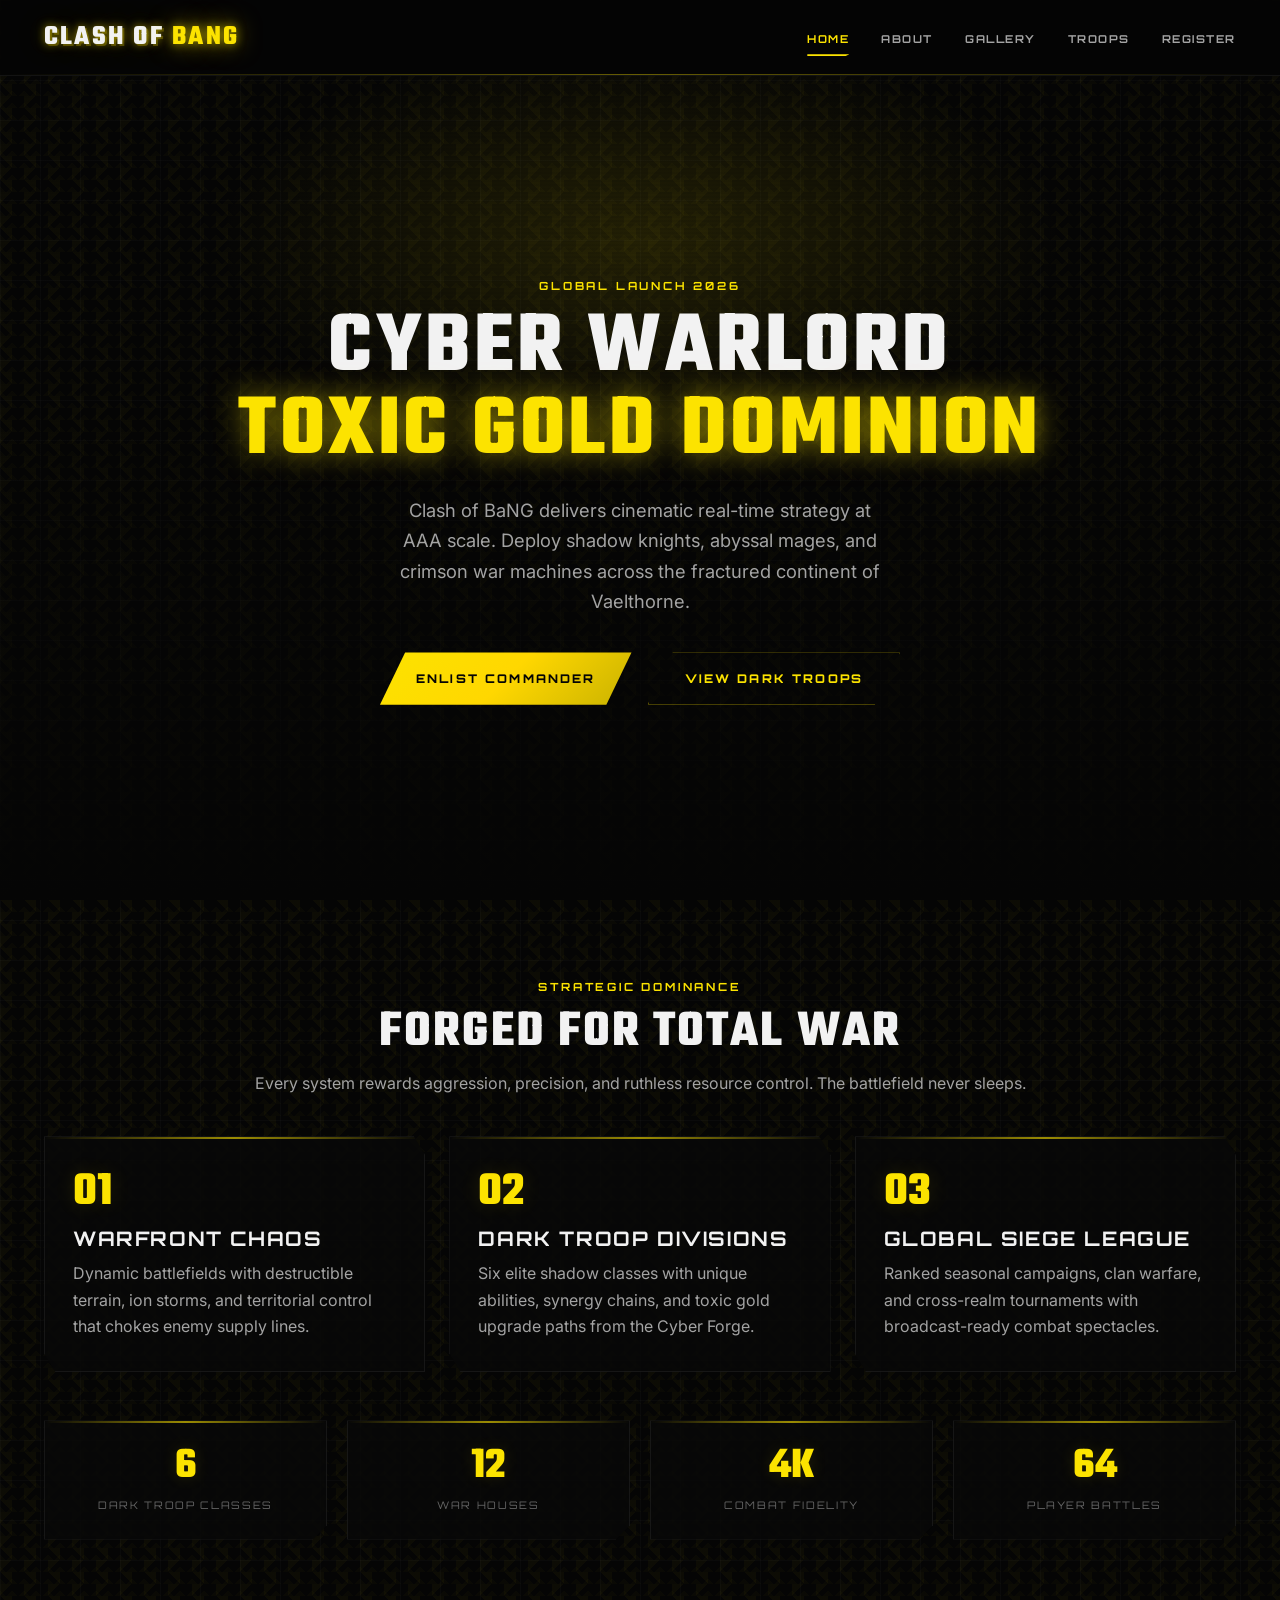
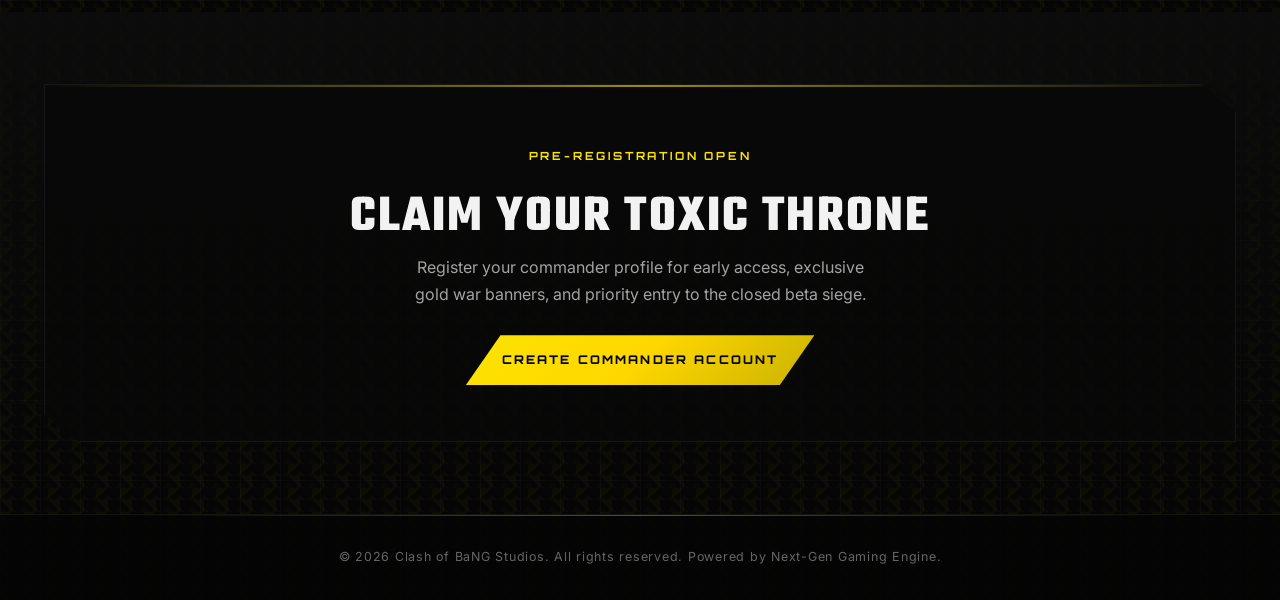
<file: index.html>
<!DOCTYPE html>
<html lang="en">
<head>
  <meta charset="UTF-8">
  <meta name="viewport" content="width=device-width, initial-scale=1.0">
  <meta name="description" content="Clash of BaNG — AAA cyber-warlord strategy. Command toxic gold legions and conquer Vaelthorne.">
  <title>Clash of BaNG | Official Portal</title>
  <link rel="stylesheet" href="style.css">
</head>
<body>
  <nav class="navbar" role="navigation" aria-label="Main navigation">
    <div class="navbar__inner">
      <a href="index.html" class="navbar__logo">Clash of <span>BaNG</span></a>
      <button class="navbar__toggle" type="button" aria-label="Toggle menu" aria-expanded="false">
        <span></span>
        <span></span>
        <span></span>
      </button>
      <ul class="navbar__links">
        <li><a href="index.html">Home</a></li>
        <li><a href="about.html">About</a></li>
        <li><a href="gallery.html">Gallery</a></li>
        <li><a href="troops.html">Troops</a></li>
        <li><a href="register.html">Register</a></li>
      </ul>
    </div>
  </nav>

  <main>
    <section class="hero">
      <div class="hero__glow" aria-hidden="true"></div>
      <div class="hero__scanlines" aria-hidden="true"></div>
      <div class="hero__content container">
        <p class="section-label">Global Launch 2026</p>
        <h1>
          Cyber Warlord
          <span class="hero__title-gold">Toxic Gold Dominion</span>
        </h1>
        <p class="hero__tagline">
          Clash of BaNG delivers cinematic real-time strategy at AAA scale. Deploy shadow knights, abyssal mages, and crimson war machines across the fractured continent of Vaelthorne.
        </p>
        <div class="hero__actions">
          <a href="register.html" class="btn btn--primary">Enlist Commander</a>
          <a href="troops.html" class="btn btn--outline">View Dark Troops</a>
        </div>
      </div>
    </section>

    <section class="section">
      <div class="container">
        <div class="text-center mb-lg animate-on-scroll">
          <p class="section-label">Strategic Dominance</p>
          <h2>Forged for Total War</h2>
          <p>Every system rewards aggression, precision, and ruthless resource control. The battlefield never sleeps.</p>
        </div>
        <div class="feature-grid">
          <article class="feature-card cyber-panel cyber-panel--hover animate-on-scroll">
            <span class="feature-card__num">01</span>
            <h3>Warfront Chaos</h3>
            <p>Dynamic battlefields with destructible terrain, ion storms, and territorial control that chokes enemy supply lines.</p>
          </article>
          <article class="feature-card cyber-panel cyber-panel--hover animate-on-scroll">
            <span class="feature-card__num">02</span>
            <h3>Dark Troop Divisions</h3>
            <p>Six elite shadow classes with unique abilities, synergy chains, and toxic gold upgrade paths from the Cyber Forge.</p>
          </article>
          <article class="feature-card cyber-panel cyber-panel--hover animate-on-scroll">
            <span class="feature-card__num">03</span>
            <h3>Global Siege League</h3>
            <p>Ranked seasonal campaigns, clan warfare, and cross-realm tournaments with broadcast-ready combat spectacles.</p>
          </article>
        </div>
        <div class="stats-row mt-lg animate-on-scroll">
          <div class="stat-item cyber-panel">
            <div class="stat-item__value">6</div>
            <div class="stat-item__label">Dark Troop Classes</div>
          </div>
          <div class="stat-item cyber-panel">
            <div class="stat-item__value">12</div>
            <div class="stat-item__label">War Houses</div>
          </div>
          <div class="stat-item cyber-panel">
            <div class="stat-item__value">4K</div>
            <div class="stat-item__label">Combat Fidelity</div>
          </div>
          <div class="stat-item cyber-panel">
            <div class="stat-item__value">64</div>
            <div class="stat-item__label">Player Battles</div>
          </div>
        </div>
      </div>
    </section>

    <section class="section section--panel">
      <div class="container">
        <div class="cta-banner cyber-panel animate-on-scroll">
          <p class="section-label">Pre-Registration Open</p>
          <h2>Claim Your Toxic Throne</h2>
          <p>Register your commander profile for early access, exclusive gold war banners, and priority entry to the closed beta siege.</p>
          <a href="register.html" class="btn btn--primary">Create Commander Account</a>
        </div>
      </div>
    </section>
  </main>

  <footer class="footer">
    <p>&copy; 2026 Clash of BaNG Studios. All rights reserved. Powered by Next-Gen Gaming Engine.</p>
  </footer>

  <script src="script.js"></script>
</body>
</html>
</file>
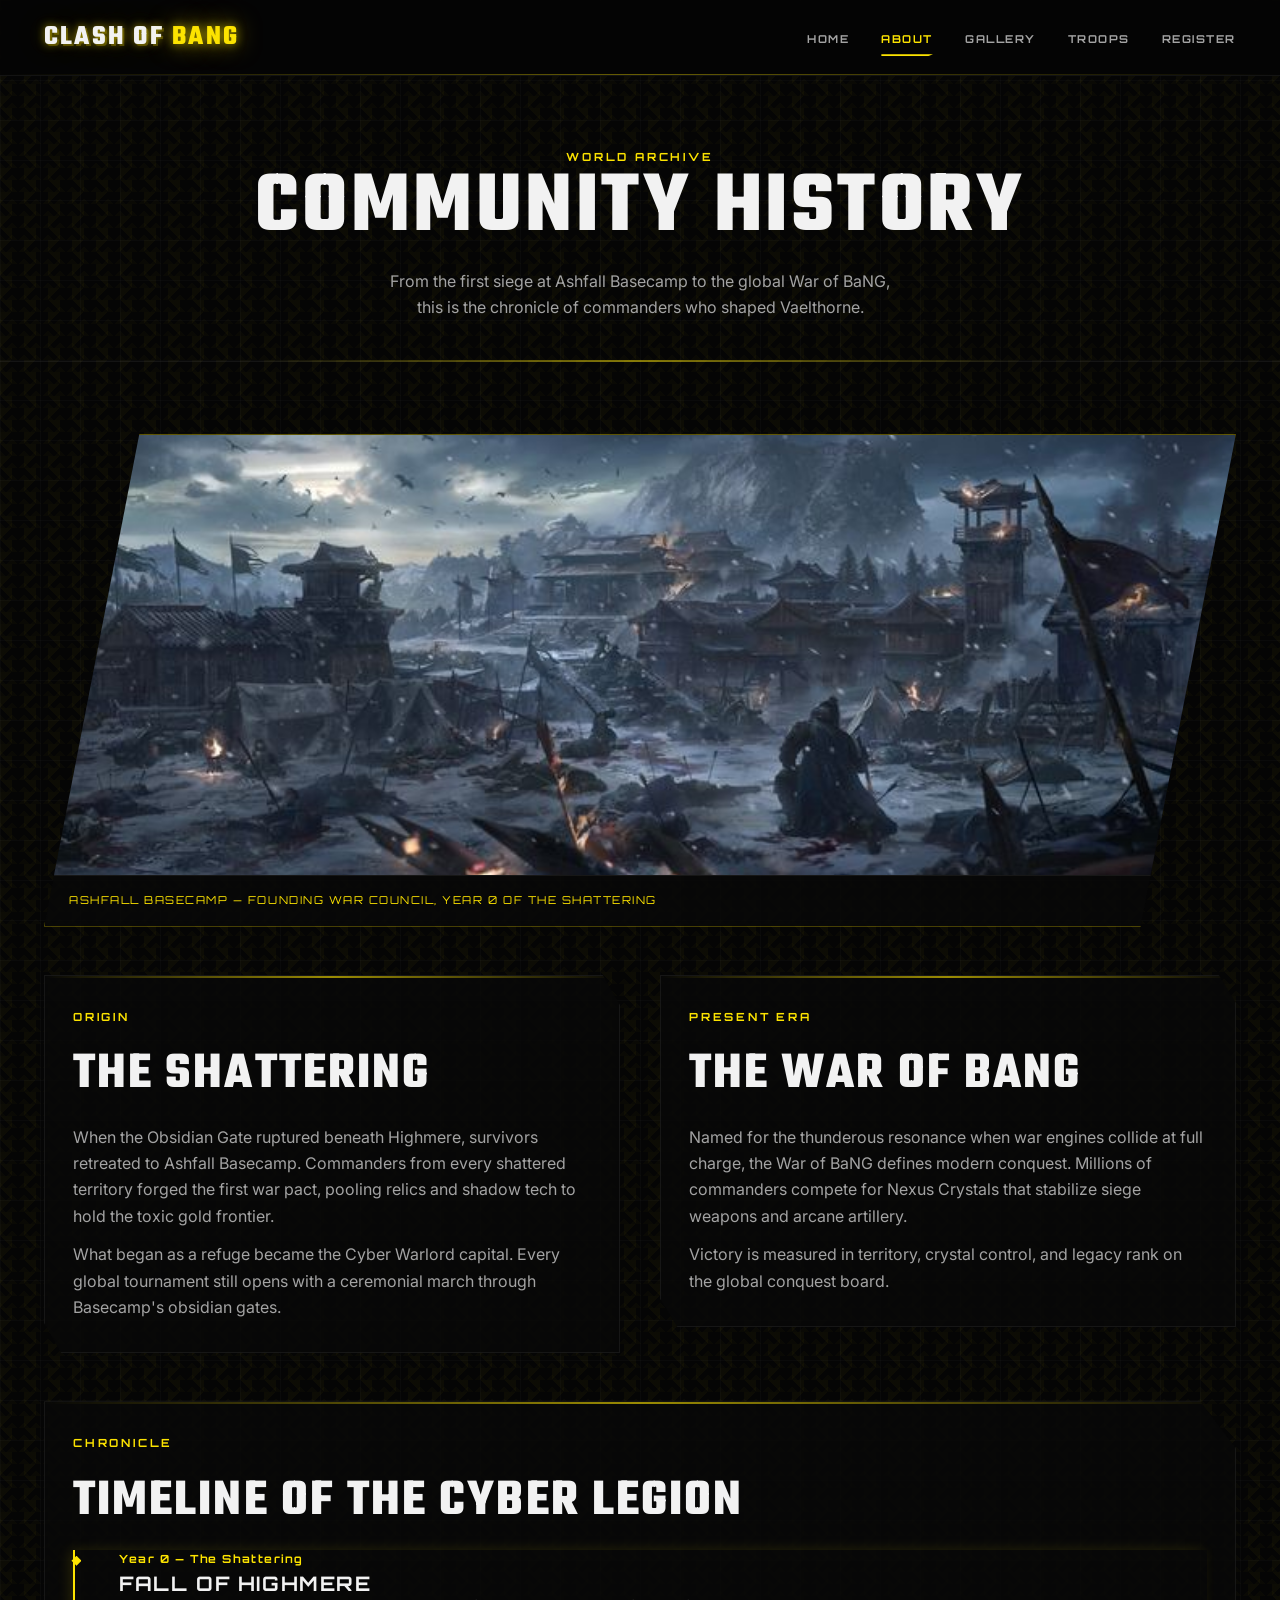
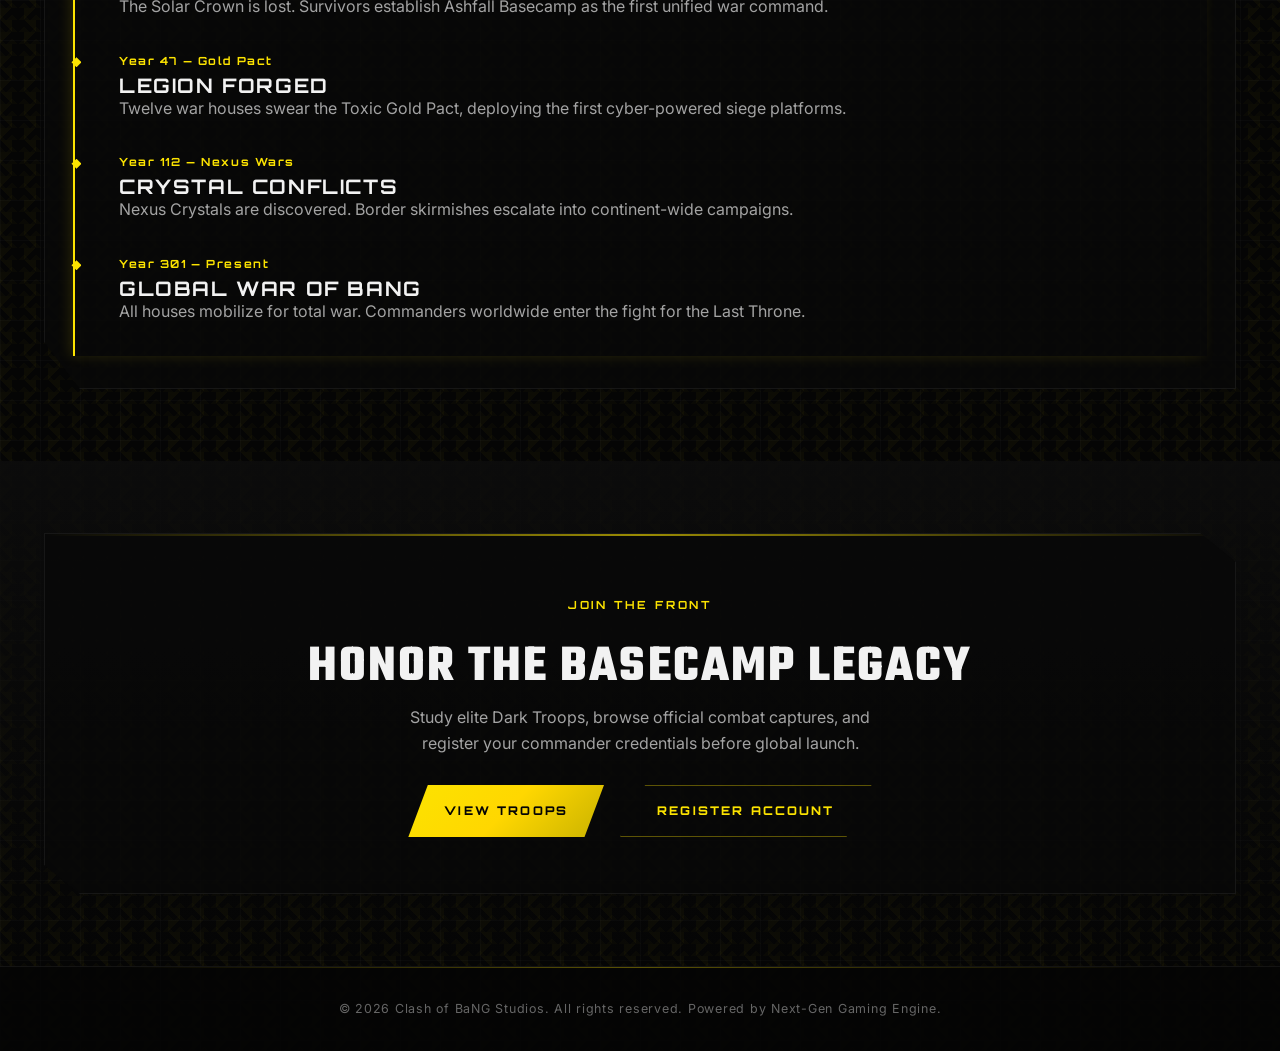
<file: about.html>
<!DOCTYPE html>
<html lang="en">
<head>
  <meta charset="UTF-8">
  <meta name="viewport" content="width=device-width, initial-scale=1.0">
  <meta name="description" content="Discover the lore and community history of Clash of BaNG and the Cyber Warlord war for Vaelthorne.">
  <title>About | Clash of BaNG</title>
  <link rel="stylesheet" href="style.css">
</head>
<body>
  <nav class="navbar" role="navigation" aria-label="Main navigation">
    <div class="navbar__inner">
      <a href="index.html" class="navbar__logo">Clash of <span>BaNG</span></a>
      <button class="navbar__toggle" type="button" aria-label="Toggle menu" aria-expanded="false">
        <span></span>
        <span></span>
        <span></span>
      </button>
      <ul class="navbar__links">
        <li><a href="index.html">Home</a></li>
        <li><a href="about.html">About</a></li>
        <li><a href="gallery.html">Gallery</a></li>
        <li><a href="troops.html">Troops</a></li>
        <li><a href="register.html">Register</a></li>
      </ul>
    </div>
  </nav>

  <main>
    <header class="page-header">
      <div class="container">
        <p class="section-label">World Archive</p>
        <h1>Community History</h1>
        <p>From the first siege at Ashfall Basecamp to the global War of BaNG, this is the chronicle of commanders who shaped Vaelthorne.</p>
      </div>
    </header>

    <section class="section">
      <div class="container">
        <figure class="about-banner animate-on-scroll">
          <img src="images/about_basecamp.png" alt="Ashfall Basecamp cyber-warlord community war council gathering" class="about-banner__img">
          <figcaption class="about-banner__caption">Ashfall Basecamp — Founding War Council, Year 0 of the Shattering</figcaption>
        </figure>

        <div class="lore-grid animate-on-scroll">
          <div class="cyber-panel">
            <div class="feature-card">
              <p class="section-label">Origin</p>
              <h2>The Shattering</h2>
              <p>
                When the Obsidian Gate ruptured beneath Highmere, survivors retreated to Ashfall Basecamp. Commanders from every shattered territory forged the first war pact, pooling relics and shadow tech to hold the toxic gold frontier.
              </p>
              <p>
                What began as a refuge became the Cyber Warlord capital. Every global tournament still opens with a ceremonial march through Basecamp's obsidian gates.
              </p>
            </div>
          </div>
          <div class="cyber-panel">
            <div class="feature-card">
              <p class="section-label">Present Era</p>
              <h2>The War of BaNG</h2>
              <p>
                Named for the thunderous resonance when war engines collide at full charge, the War of BaNG defines modern conquest. Millions of commanders compete for Nexus Crystals that stabilize siege weapons and arcane artillery.
              </p>
              <p>
                Victory is measured in territory, crystal control, and legacy rank on the global conquest board.
              </p>
            </div>
          </div>
        </div>

        <div class="cyber-panel animate-on-scroll">
          <div class="feature-card">
            <p class="section-label">Chronicle</p>
            <h2>Timeline of the Cyber Legion</h2>
            <div class="timeline">
              <div class="timeline__item">
                <p class="timeline__year">Year 0 — The Shattering</p>
                <h3>Fall of Highmere</h3>
                <p>The Solar Crown is lost. Survivors establish Ashfall Basecamp as the first unified war command.</p>
              </div>
              <div class="timeline__item">
                <p class="timeline__year">Year 47 — Gold Pact</p>
                <h3>Legion Forged</h3>
                <p>Twelve war houses swear the Toxic Gold Pact, deploying the first cyber-powered siege platforms.</p>
              </div>
              <div class="timeline__item">
                <p class="timeline__year">Year 112 — Nexus Wars</p>
                <h3>Crystal Conflicts</h3>
                <p>Nexus Crystals are discovered. Border skirmishes escalate into continent-wide campaigns.</p>
              </div>
              <div class="timeline__item">
                <p class="timeline__year">Year 301 — Present</p>
                <h3>Global War of BaNG</h3>
                <p>All houses mobilize for total war. Commanders worldwide enter the fight for the Last Throne.</p>
              </div>
            </div>
          </div>
        </div>
      </div>
    </section>

    <section class="section section--panel">
      <div class="container">
        <div class="cta-banner cyber-panel animate-on-scroll">
          <p class="section-label">Join the Front</p>
          <h2>Honor the Basecamp Legacy</h2>
          <p>Study elite Dark Troops, browse official combat captures, and register your commander credentials before global launch.</p>
          <div class="cta-banner__actions">
            <a href="troops.html" class="btn btn--primary">View Troops</a>
            <a href="register.html" class="btn btn--outline">Register Account</a>
          </div>
        </div>
      </div>
    </section>
  </main>

  <footer class="footer">
    <p>&copy; 2026 Clash of BaNG Studios. All rights reserved. Powered by Next-Gen Gaming Engine.</p>
  </footer>

  <script src="script.js"></script>
</body>
</html>
</file>
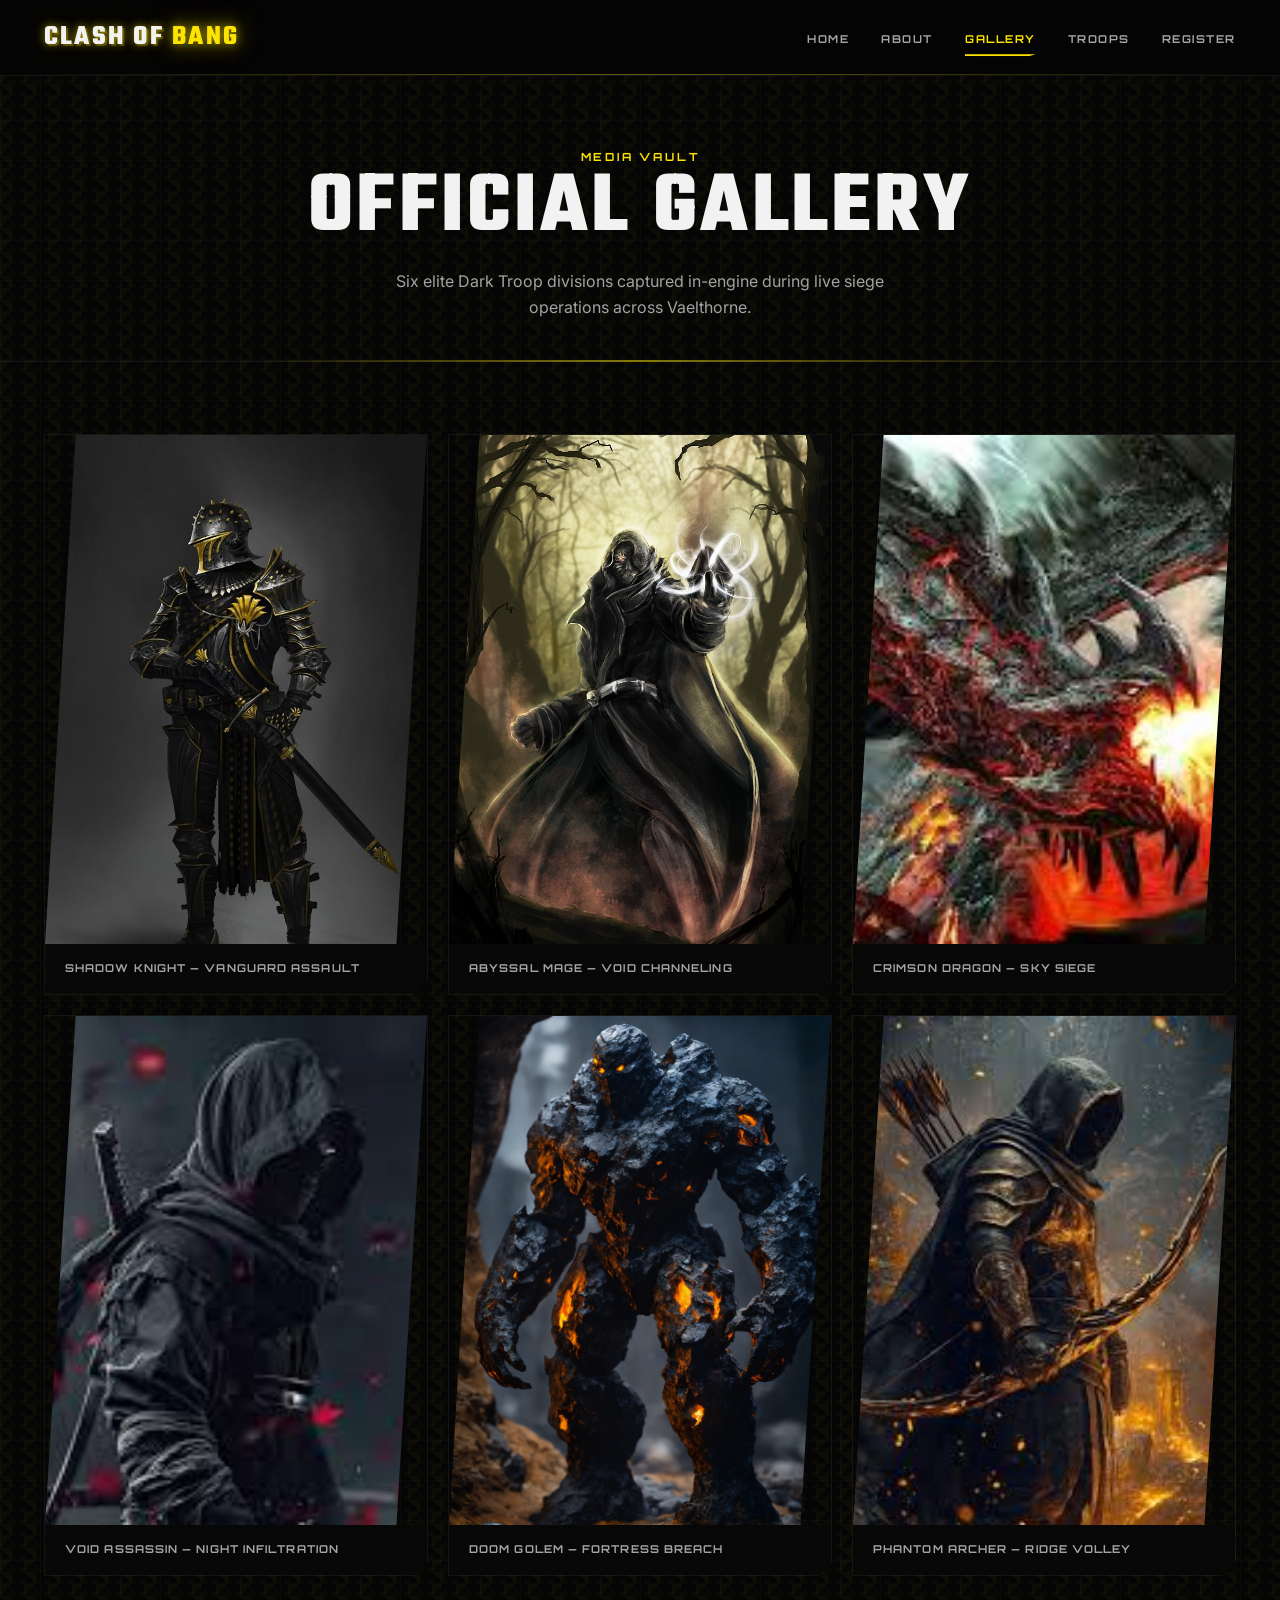
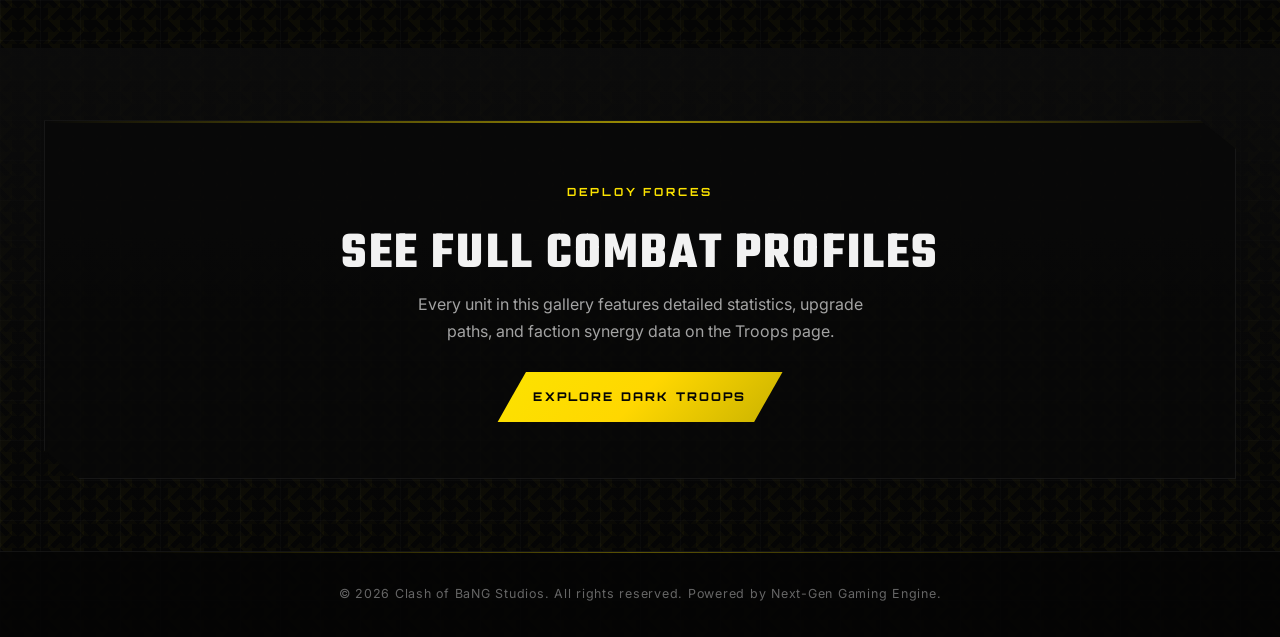
<file: gallery.html>
<!DOCTYPE html>
<html lang="en">
<head>
  <meta charset="UTF-8">
  <meta name="viewport" content="width=device-width, initial-scale=1.0">
  <meta name="description" content="Official Clash of BaNG media gallery — Dark Troop combat captures and cinematic stills.">
  <title>Gallery | Clash of BaNG</title>
  <link rel="stylesheet" href="style.css">
</head>
<body>
  <nav class="navbar" role="navigation" aria-label="Main navigation">
    <div class="navbar__inner">
      <a href="index.html" class="navbar__logo">Clash of <span>BaNG</span></a>
      <button class="navbar__toggle" type="button" aria-label="Toggle menu" aria-expanded="false">
        <span></span>
        <span></span>
        <span></span>
      </button>
      <ul class="navbar__links">
        <li><a href="index.html">Home</a></li>
        <li><a href="about.html">About</a></li>
        <li><a href="gallery.html">Gallery</a></li>
        <li><a href="troops.html">Troops</a></li>
        <li><a href="register.html">Register</a></li>
      </ul>
    </div>
  </nav>

  <main>
    <header class="page-header">
      <div class="container">
        <p class="section-label">Media Vault</p>
        <h1>Official Gallery</h1>
        <p>Six elite Dark Troop divisions captured in-engine during live siege operations across Vaelthorne.</p>
      </div>
    </header>

    <section class="section">
      <div class="container">
        <div class="gallery-grid">
          <figure class="gallery-card animate-on-scroll">
            <div class="gallery-card__img-wrap">
              <img src="images/Gallery_ShadowKnight.png" alt="Shadow Knight heavy infantry charging through ash fields" class="gallery-card__img">
            </div>
            <figcaption class="gallery-card__caption">Shadow Knight — Vanguard Assault</figcaption>
          </figure>

          <figure class="gallery-card animate-on-scroll">
            <div class="gallery-card__img-wrap">
              <img src="images/Gallery_AbyssalMage.png" alt="Abyssal Mage channeling void energy on the battlefield" class="gallery-card__img">
            </div>
            <figcaption class="gallery-card__caption">Abyssal Mage — Void Channeling</figcaption>
          </figure>

          <figure class="gallery-card animate-on-scroll">
            <div class="gallery-card__img-wrap">
              <img src="images/Gallery_CrimsonDragon.png" alt="Crimson Dragon aerial bombardment over enemy fortress" class="gallery-card__img">
            </div>
            <figcaption class="gallery-card__caption">Crimson Dragon — Sky Siege</figcaption>
          </figure>

          <figure class="gallery-card animate-on-scroll">
            <div class="gallery-card__img-wrap">
              <img src="images/Gallery_Ninja.png" alt="Void Assassin infiltrating enemy war camp at night" class="gallery-card__img">
            </div>
            <figcaption class="gallery-card__caption">Void Assassin — Night Infiltration</figcaption>
          </figure>

          <figure class="gallery-card animate-on-scroll">
            <div class="gallery-card__img-wrap">
              <img src="images/Gallery_Golem.png" alt="Doom Golem breaching fortified wall with seismic strike" class="gallery-card__img">
            </div>
            <figcaption class="gallery-card__caption">Doom Golem — Fortress Breach</figcaption>
          </figure>

          <figure class="gallery-card animate-on-scroll">
            <div class="gallery-card__img-wrap">
              <img src="images/Gallery_Sniper.png" alt="Phantom Archer volley firing from elevated ridge position" class="gallery-card__img">
            </div>
            <figcaption class="gallery-card__caption">Phantom Archer — Ridge Volley</figcaption>
          </figure>
        </div>
      </div>
    </section>

    <section class="section section--panel">
      <div class="container">
        <div class="cta-banner cyber-panel animate-on-scroll">
          <p class="section-label">Deploy Forces</p>
          <h2>See Full Combat Profiles</h2>
          <p>Every unit in this gallery features detailed statistics, upgrade paths, and faction synergy data on the Troops page.</p>
          <a href="troops.html" class="btn btn--primary">Explore Dark Troops</a>
        </div>
      </div>
    </section>
  </main>

  <footer class="footer">
    <p>&copy; 2026 Clash of BaNG Studios. All rights reserved. Powered by Next-Gen Gaming Engine.</p>
  </footer>

  <script src="script.js"></script>
</body>
</html>
</file>
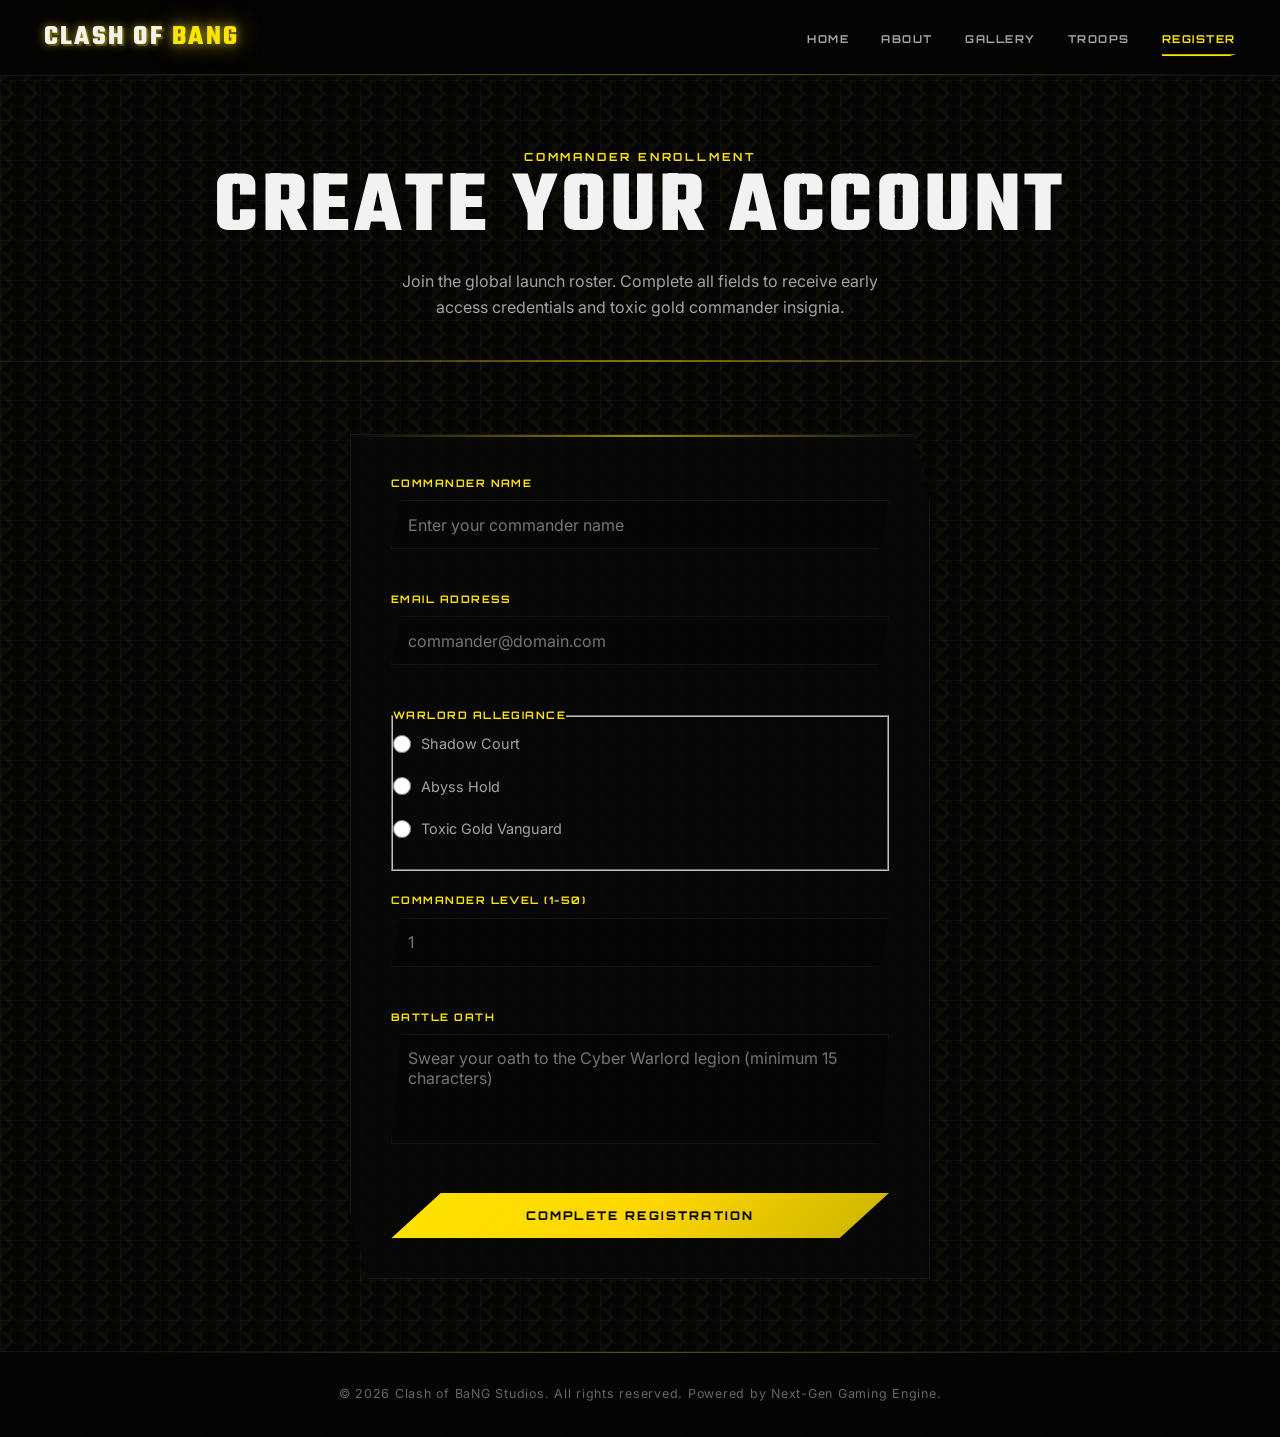
<file: register.html>
<!DOCTYPE html>
<html lang="en">
<head>
  <meta charset="UTF-8">
  <meta name="viewport" content="width=device-width, initial-scale=1.0">
  <meta name="description" content="Register your Clash of BaNG commander account for early access and launch rewards.">
  <title>Register | Clash of BaNG</title>
  <link rel="stylesheet" href="style.css">
</head>
<body>
  <nav class="navbar" role="navigation" aria-label="Main navigation">
    <div class="navbar__inner">
      <a href="index.html" class="navbar__logo">Clash of <span>BaNG</span></a>
      <button class="navbar__toggle" type="button" aria-label="Toggle menu" aria-expanded="false">
        <span></span>
        <span></span>
        <span></span>
      </button>
      <ul class="navbar__links">
        <li><a href="index.html">Home</a></li>
        <li><a href="about.html">About</a></li>
        <li><a href="gallery.html">Gallery</a></li>
        <li><a href="troops.html">Troops</a></li>
        <li><a href="register.html">Register</a></li>
      </ul>
    </div>
  </nav>

  <main>
    <header class="page-header">
      <div class="container">
        <p class="section-label">Commander Enrollment</p>
        <h1>Create Your Account</h1>
        <p>Join the global launch roster. Complete all fields to receive early access credentials and toxic gold commander insignia.</p>
      </div>
    </header>

    <section class="section">
      <div class="container register-layout">
        <div class="register-wrapper cyber-panel animate-on-scroll">
          <div id="form-body" class="form-body">
            <form id="register-form" novalidate>
              <div class="form-group">
                <label for="username">Commander Name</label>
                <input type="text" id="username" name="username" placeholder="Enter your commander name" autocomplete="username">
                <p class="form-error" id="username-error" role="alert"></p>
              </div>

              <div class="form-group">
                <label for="email">Email Address</label>
                <input type="email" id="email" name="email" placeholder="commander@domain.com" autocomplete="email">
                <p class="form-error" id="email-error" role="alert"></p>
              </div>

              <fieldset class="form-group">
                <legend>Warlord Allegiance</legend>
                <div class="radio-group">
                  <label>
                    <input type="radio" id="allegiance-shadow" name="allegiance" value="shadow-court">
                    Shadow Court
                  </label>
                  <label>
                    <input type="radio" id="allegiance-abyss" name="allegiance" value="abyss-hold">
                    Abyss Hold
                  </label>
                  <label>
                    <input type="radio" id="allegiance-gold" name="allegiance" value="toxic-gold">
                    Toxic Gold Vanguard
                  </label>
                </div>
                <p class="form-error" id="allegiance-error" role="alert"></p>
              </fieldset>

              <div class="form-group">
                <label for="commander-level">Commander Level (1-50)</label>
                <input type="number" id="commander-level" name="commander-level" min="1" max="50" placeholder="1">
                <p class="form-error" id="level-error" role="alert"></p>
              </div>

              <div class="form-group">
                <label for="battle-oath">Battle Oath</label>
                <textarea id="battle-oath" name="battle-oath" placeholder="Swear your oath to the Cyber Warlord legion (minimum 15 characters)"></textarea>
                <p class="form-error" id="oath-error" role="alert"></p>
              </div>

              <button type="submit" class="btn btn--primary btn--full">Complete Registration</button>
            </form>
          </div>

          <div id="form-success" class="form-success" role="status">
            <h3>Registration Complete</h3>
            <p>Your commander profile has been submitted. Check your email for verification and early access scheduling.</p>
            <a href="index.html" class="btn btn--outline">Return to Home</a>
          </div>
        </div>
      </div>
    </section>
  </main>

  <footer class="footer">
    <p>&copy; 2026 Clash of BaNG Studios. All rights reserved. Powered by Next-Gen Gaming Engine.</p>
  </footer>

  <script src="script.js"></script>
</body>
</html>
</file>
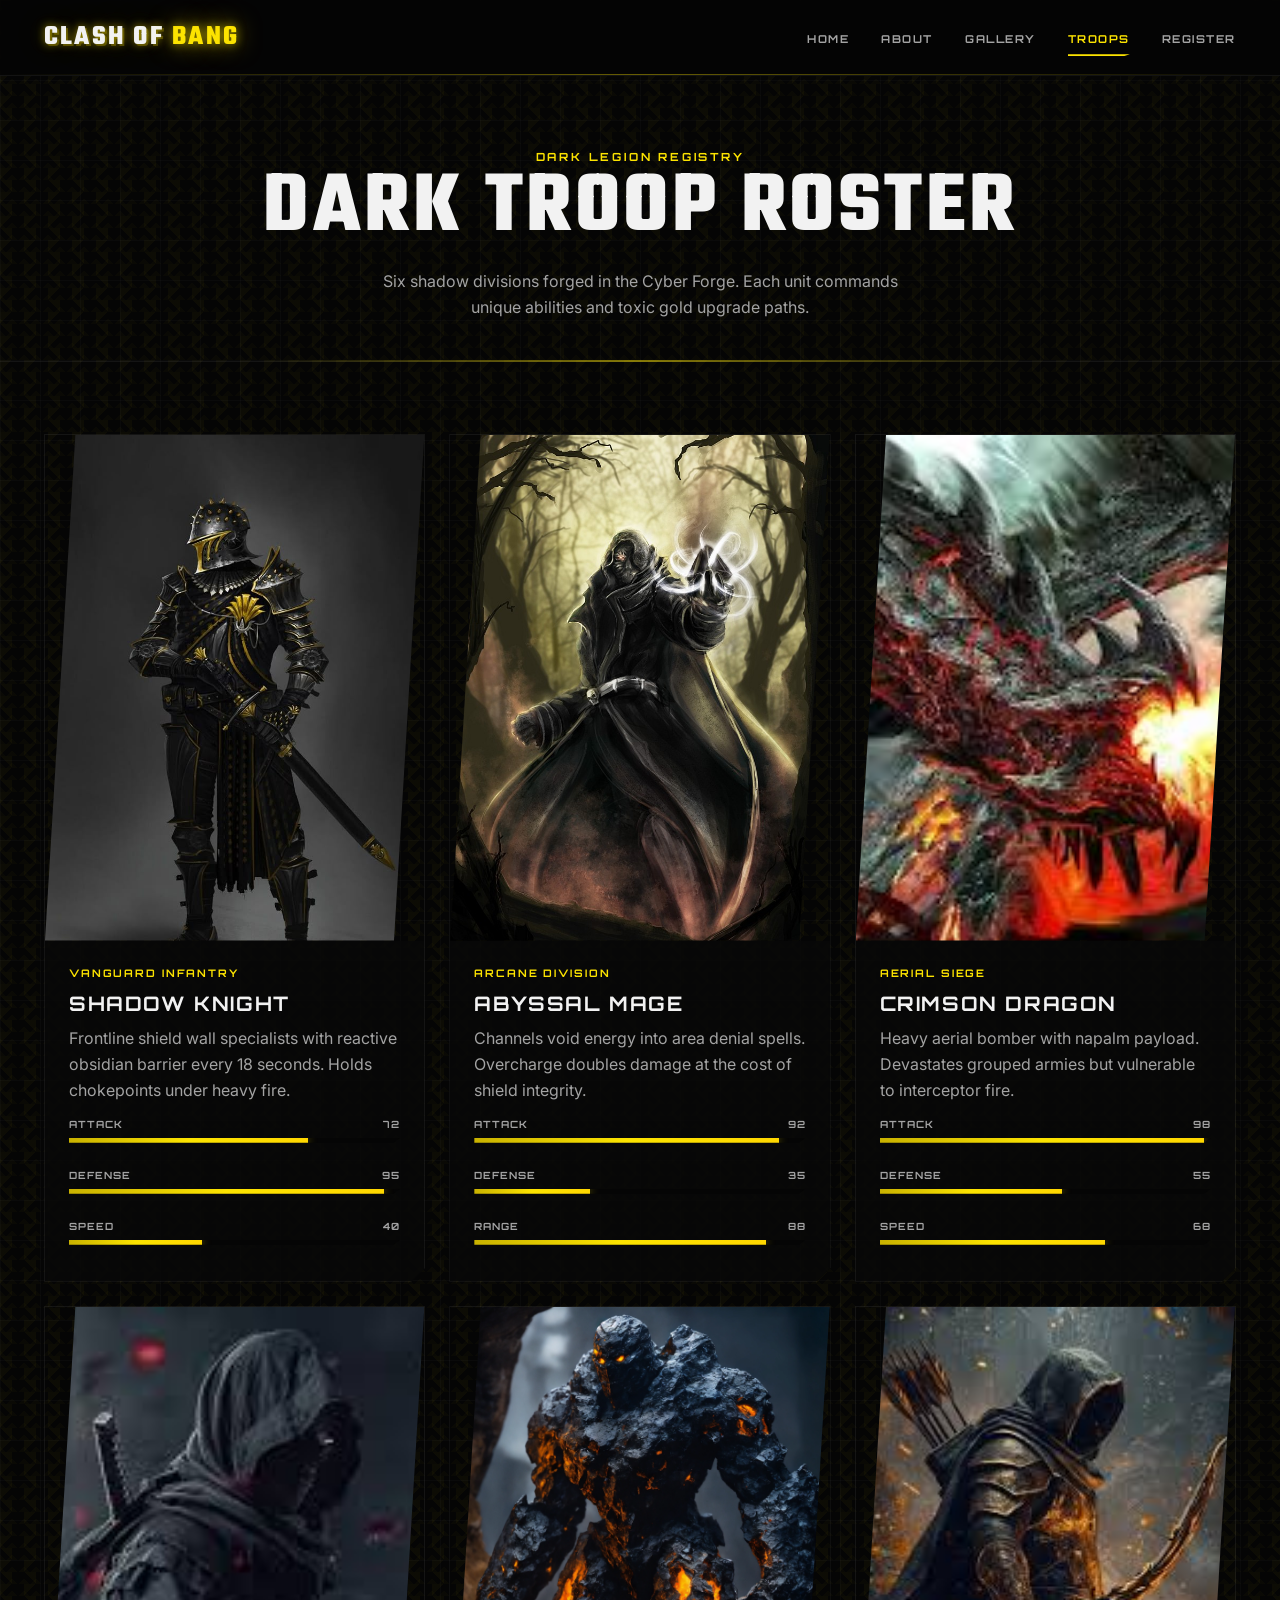
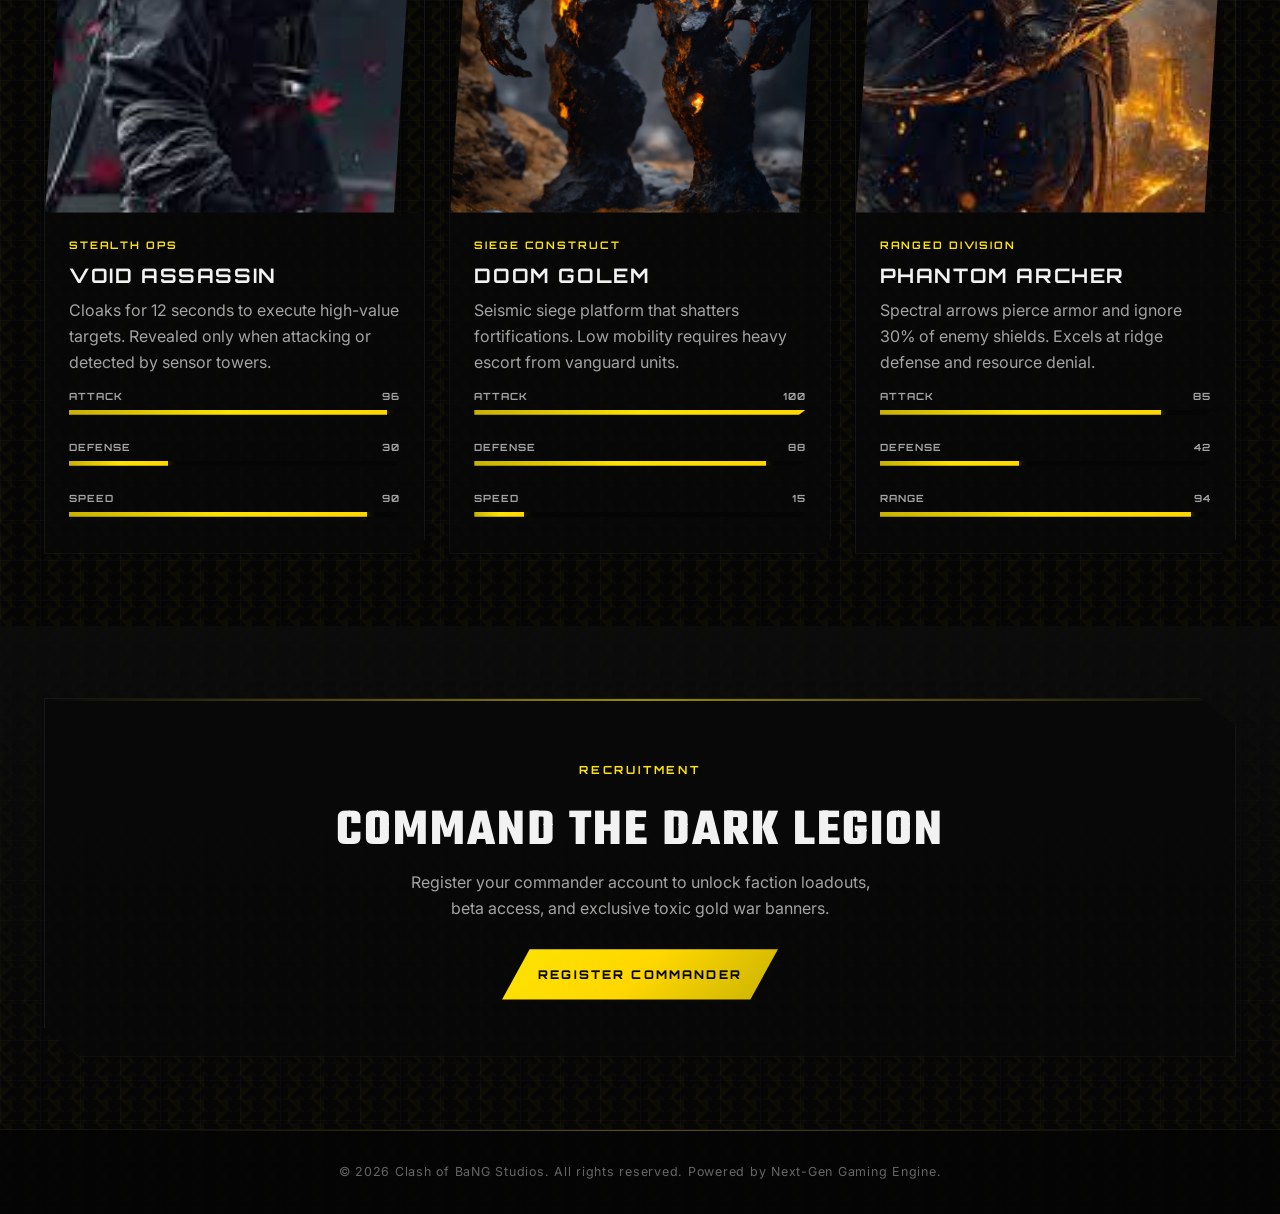
<file: troops.html>
<!DOCTYPE html>
<html lang="en">
<head>
  <meta charset="UTF-8">
  <meta name="viewport" content="width=device-width, initial-scale=1.0">
  <meta name="description" content="Clash of BaNG Dark Troop roster — six elite shadow divisions with full combat statistics.">
  <title>Troops | Clash of BaNG</title>
  <link rel="stylesheet" href="style.css">
</head>
<body>
  <nav class="navbar" role="navigation" aria-label="Main navigation">
    <div class="navbar__inner">
      <a href="index.html" class="navbar__logo">Clash of <span>BaNG</span></a>
      <button class="navbar__toggle" type="button" aria-label="Toggle menu" aria-expanded="false">
        <span></span>
        <span></span>
        <span></span>
      </button>
      <ul class="navbar__links">
        <li><a href="index.html">Home</a></li>
        <li><a href="about.html">About</a></li>
        <li><a href="gallery.html">Gallery</a></li>
        <li><a href="troops.html">Troops</a></li>
        <li><a href="register.html">Register</a></li>
      </ul>
    </div>
  </nav>

  <main>
    <header class="page-header">
      <div class="container">
        <p class="section-label">Dark Legion Registry</p>
        <h1>Dark Troop Roster</h1>
        <p>Six shadow divisions forged in the Cyber Forge. Each unit commands unique abilities and toxic gold upgrade paths.</p>
      </div>
    </header>

    <section class="section">
      <div class="container">
        <div class="troops-grid">
          <article class="troop-card animate-on-scroll">
            <div class="troop-card__img-wrap">
              <img src="images/Gallery_ShadowKnight.png" alt="Shadow Knight armored dark infantry unit" class="troop-card__img">
            </div>
            <div class="troop-card__body">
              <p class="troop-card__class">Vanguard Infantry</p>
              <h3>Shadow Knight</h3>
              <p>Frontline shield wall specialists with reactive obsidian barrier every 18 seconds. Holds chokepoints under heavy fire.</p>
              <div class="stat-bar">
                <div class="stat-bar__header"><span>Attack</span><span>72</span></div>
                <div class="stat-bar__track"><div class="stat-bar__fill" data-value="72"></div></div>
              </div>
              <div class="stat-bar">
                <div class="stat-bar__header"><span>Defense</span><span>95</span></div>
                <div class="stat-bar__track"><div class="stat-bar__fill" data-value="95"></div></div>
              </div>
              <div class="stat-bar">
                <div class="stat-bar__header"><span>Speed</span><span>40</span></div>
                <div class="stat-bar__track"><div class="stat-bar__fill" data-value="40"></div></div>
              </div>
            </div>
          </article>

          <article class="troop-card animate-on-scroll">
            <div class="troop-card__img-wrap">
              <img src="images/Gallery_AbyssalMage.png" alt="Abyssal Mage dark arcane spellcaster unit" class="troop-card__img">
            </div>
            <div class="troop-card__body">
              <p class="troop-card__class">Arcane Division</p>
              <h3>Abyssal Mage</h3>
              <p>Channels void energy into area denial spells. Overcharge doubles damage at the cost of shield integrity.</p>
              <div class="stat-bar">
                <div class="stat-bar__header"><span>Attack</span><span>92</span></div>
                <div class="stat-bar__track"><div class="stat-bar__fill" data-value="92"></div></div>
              </div>
              <div class="stat-bar">
                <div class="stat-bar__header"><span>Defense</span><span>35</span></div>
                <div class="stat-bar__track"><div class="stat-bar__fill" data-value="35"></div></div>
              </div>
              <div class="stat-bar">
                <div class="stat-bar__header"><span>Range</span><span>88</span></div>
                <div class="stat-bar__track"><div class="stat-bar__fill" data-value="88"></div></div>
              </div>
            </div>
          </article>

          <article class="troop-card animate-on-scroll">
            <div class="troop-card__img-wrap">
              <img src="images/Gallery_CrimsonDragon.png" alt="Crimson Dragon aerial siege beast unit" class="troop-card__img">
            </div>
            <div class="troop-card__body">
              <p class="troop-card__class">Aerial Siege</p>
              <h3>Crimson Dragon</h3>
              <p>Heavy aerial bomber with napalm payload. Devastates grouped armies but vulnerable to interceptor fire.</p>
              <div class="stat-bar">
                <div class="stat-bar__header"><span>Attack</span><span>98</span></div>
                <div class="stat-bar__track"><div class="stat-bar__fill" data-value="98"></div></div>
              </div>
              <div class="stat-bar">
                <div class="stat-bar__header"><span>Defense</span><span>55</span></div>
                <div class="stat-bar__track"><div class="stat-bar__fill" data-value="55"></div></div>
              </div>
              <div class="stat-bar">
                <div class="stat-bar__header"><span>Speed</span><span>68</span></div>
                <div class="stat-bar__track"><div class="stat-bar__fill" data-value="68"></div></div>
              </div>
            </div>
          </article>

          <article class="troop-card animate-on-scroll">
            <div class="troop-card__img-wrap">
              <img src="images/Gallery_Ninja.png" alt="Void Assassin stealth infiltration unit" class="troop-card__img">
            </div>
            <div class="troop-card__body">
              <p class="troop-card__class">Stealth Ops</p>
              <h3>Void Assassin</h3>
              <p>Cloaks for 12 seconds to execute high-value targets. Revealed only when attacking or detected by sensor towers.</p>
              <div class="stat-bar">
                <div class="stat-bar__header"><span>Attack</span><span>96</span></div>
                <div class="stat-bar__track"><div class="stat-bar__fill" data-value="96"></div></div>
              </div>
              <div class="stat-bar">
                <div class="stat-bar__header"><span>Defense</span><span>30</span></div>
                <div class="stat-bar__track"><div class="stat-bar__fill" data-value="30"></div></div>
              </div>
              <div class="stat-bar">
                <div class="stat-bar__header"><span>Speed</span><span>90</span></div>
                <div class="stat-bar__track"><div class="stat-bar__fill" data-value="90"></div></div>
              </div>
            </div>
          </article>

          <article class="troop-card animate-on-scroll">
            <div class="troop-card__img-wrap">
              <img src="images/Gallery_Golem.png" alt="Doom Golem heavy siege construct unit" class="troop-card__img">
            </div>
            <div class="troop-card__body">
              <p class="troop-card__class">Siege Construct</p>
              <h3>Doom Golem</h3>
              <p>Seismic siege platform that shatters fortifications. Low mobility requires heavy escort from vanguard units.</p>
              <div class="stat-bar">
                <div class="stat-bar__header"><span>Attack</span><span>100</span></div>
                <div class="stat-bar__track"><div class="stat-bar__fill" data-value="100"></div></div>
              </div>
              <div class="stat-bar">
                <div class="stat-bar__header"><span>Defense</span><span>88</span></div>
                <div class="stat-bar__track"><div class="stat-bar__fill" data-value="88"></div></div>
              </div>
              <div class="stat-bar">
                <div class="stat-bar__header"><span>Speed</span><span>15</span></div>
                <div class="stat-bar__track"><div class="stat-bar__fill" data-value="15"></div></div>
              </div>
            </div>
          </article>

          <article class="troop-card animate-on-scroll">
            <div class="troop-card__img-wrap">
              <img src="images/Gallery_Sniper.png" alt="Phantom Archer long-range shadow ranger unit" class="troop-card__img">
            </div>
            <div class="troop-card__body">
              <p class="troop-card__class">Ranged Division</p>
              <h3>Phantom Archer</h3>
              <p>Spectral arrows pierce armor and ignore 30% of enemy shields. Excels at ridge defense and resource denial.</p>
              <div class="stat-bar">
                <div class="stat-bar__header"><span>Attack</span><span>85</span></div>
                <div class="stat-bar__track"><div class="stat-bar__fill" data-value="85"></div></div>
              </div>
              <div class="stat-bar">
                <div class="stat-bar__header"><span>Defense</span><span>42</span></div>
                <div class="stat-bar__track"><div class="stat-bar__fill" data-value="42"></div></div>
              </div>
              <div class="stat-bar">
                <div class="stat-bar__header"><span>Range</span><span>94</span></div>
                <div class="stat-bar__track"><div class="stat-bar__fill" data-value="94"></div></div>
              </div>
            </div>
          </article>
        </div>
      </div>
    </section>

    <section class="section section--panel">
      <div class="container">
        <div class="cta-banner cyber-panel animate-on-scroll">
          <p class="section-label">Recruitment</p>
          <h2>Command the Dark Legion</h2>
          <p>Register your commander account to unlock faction loadouts, beta access, and exclusive toxic gold war banners.</p>
          <a href="register.html" class="btn btn--primary">Register Commander</a>
        </div>
      </div>
    </section>
  </main>

  <footer class="footer">
    <p>&copy; 2026 Clash of BaNG Studios. All rights reserved. Powered by Next-Gen Gaming Engine.</p>
  </footer>

  <script src="script.js"></script>
</body>
</html>
</file>
<file: style.css>
/* ============================================
   Clash of BaNG — Cyber-Warlord Design System
   ============================================ */

   @import url("https://fonts.googleapis.com/css2?family=Inter:wght@400;500;600&family=Orbitron:wght@700;800;900&family=Teko:wght@500;600;700&display=swap");

   :root {
     --bg-pitch: #050505;
     --bg-panel: #0c0c0c;
     --bg-elevated: #111111;
     --gold-toxic: #fce300;
     --gold-bright: #ffd700;
     --gold-dim: #c9b200;
     --gold-glow: rgba(252, 227, 0, 0.55);
     --gold-soft: rgba(252, 227, 0, 0.12);
     --text-primary: #f2f2f2;
     --text-secondary: #a3a3a3;
     --text-muted: #666666;
     --border-gold: rgba(252, 227, 0, 0.35);
     --border-dim: rgba(255, 255, 255, 0.06);
     --glass-bg: rgba(8, 8, 8, 0.82);
     --font-display: "Teko", "Orbitron", sans-serif;
     --font-accent: "Orbitron", sans-serif;
     --font-body: "Inter", system-ui, sans-serif;
     --nav-height: 76px;
     --clip-btn: polygon(10% 0, 100% 0, 90% 100%, 0% 100%);
     --clip-card: polygon(0 0, 100% 0, 100% calc(100% - 14px), calc(100% - 14px) 100%, 0 100%);
     --clip-img: polygon(8% 0, 100% 0, 92% 100%, 0% 100%);
     --clip-panel: polygon(0 0, 97% 0, 100% 8%, 100% 100%, 3% 100%, 0 92%);
     --transition-fast: 0.2s ease;
     --transition-smooth: 0.35s cubic-bezier(0.4, 0, 0.2, 1);
     --max-width: 1240px;
   }
   
   *,
   *::before,
   *::after {
     box-sizing: border-box;
     margin: 0;
     padding: 0;
   }
   
   html {
     scroll-behavior: smooth;
   }
   
   body {
     font-family: var(--font-body);
     font-size: 1rem;
     line-height: 1.65;
     color: var(--text-primary);
     background-color: var(--bg-pitch);
     background-image:
       linear-gradient(135deg, rgba(252, 227, 0, 0.03) 25%, transparent 25%),
       linear-gradient(225deg, rgba(252, 227, 0, 0.03) 25%, transparent 25%),
       linear-gradient(45deg, rgba(252, 227, 0, 0.02) 25%, transparent 25%),
       linear-gradient(315deg, rgba(252, 227, 0, 0.02) 25%, transparent 25%),
       linear-gradient(rgba(255, 255, 255, 0.02) 1px, transparent 1px),
       linear-gradient(90deg, rgba(255, 255, 255, 0.02) 1px, transparent 1px);
     background-size: 24px 24px, 24px 24px, 12px 12px, 12px 12px, 40px 40px, 40px 40px;
     background-position: 0 0, 12px 12px, 0 0, 12px 12px, 0 0, 0 0;
     min-height: 100vh;
     overflow-x: hidden;
   }
   
   img {
     max-width: 100%;
     height: auto;
     display: block;
   }
   
   a {
     color: inherit;
     text-decoration: none;
   }
   
   ul {
     list-style: none;
   }
   
   h1, h2, h3, h4 {
     font-family: var(--font-display);
     font-weight: 700;
     line-height: 0.95;
     letter-spacing: 0.04em;
     text-transform: uppercase;
   }
   
   h1 {
     font-size: clamp(3rem, 8vw, 5.5rem);
   }
   
   h2 {
     font-size: clamp(2rem, 5vw, 3.25rem);
     margin-bottom: 0.75rem;
   }
   
   h3 {
     font-family: var(--font-accent);
     font-size: clamp(1rem, 2vw, 1.25rem);
     letter-spacing: 0.08em;
   }
   
   p {
     color: var(--text-secondary);
   }
   
   .section-label {
     display: inline-block;
     font-family: var(--font-accent);
     font-size: 0.7rem;
     font-weight: 700;
     letter-spacing: 0.25em;
     text-transform: uppercase;
     color: var(--gold-toxic);
     margin-bottom: 0.75rem;
   }
   
   .text-gold {
     color: var(--gold-toxic);
   }
   
   .container {
     width: 100%;
     max-width: var(--max-width);
     margin: 0 auto;
     padding: 0 1.5rem;
   }
   
   .section {
     padding: 4.5rem 0;
   }
   
   .section--panel {
     background: linear-gradient(180deg, rgba(12, 12, 12, 0.9) 0%, transparent 100%);
   }
   
   .text-center {
     text-align: center;
   }
   
   .mb-lg {
     margin-bottom: 2.5rem;
   }
   
   .mt-lg {
     margin-top: 3rem;
   }
   
   /* ---- Cyber panel ---- */
   .cyber-panel {
     background: var(--glass-bg);
     border: 1px solid var(--border-dim);
     clip-path: var(--clip-panel);
     position: relative;
   }
   
   .cyber-panel::before {
     content: "";
     position: absolute;
     top: 0;
     left: 0;
     width: 100%;
     height: 2px;
     background: linear-gradient(90deg, transparent, var(--gold-toxic), transparent);
     opacity: 0.6;
   }
   
   .cyber-panel--hover {
     transition: transform var(--transition-smooth), box-shadow var(--transition-smooth), border-color var(--transition-smooth);
   }
   
   .cyber-panel--hover:hover {
     transform: translateY(-4px) scale(1.01);
     border-color: var(--border-gold);
     box-shadow: 0 0 32px var(--gold-soft), 0 0 60px rgba(252, 227, 0, 0.08);
   }
   
   /* ---- Buttons ---- */
   .btn {
     display: inline-flex;
     align-items: center;
     justify-content: center;
     padding: 0.95rem 2.25rem;
     font-family: var(--font-accent);
     font-size: 0.75rem;
     font-weight: 800;
     letter-spacing: 0.18em;
     text-transform: uppercase;
     border: none;
     cursor: pointer;
     clip-path: var(--clip-btn);
     position: relative;
     transition: transform var(--transition-fast), box-shadow var(--transition-smooth);
   }
   
   .btn--primary {
     background: linear-gradient(135deg, var(--gold-toxic) 0%, var(--gold-bright) 50%, var(--gold-dim) 100%);
     color: var(--bg-pitch);
     box-shadow: 0 0 20px var(--gold-soft);
   }
   
   .btn--primary:hover,
   .btn--primary.btn--glitch-active {
     animation: glow-pulse 0.6s ease infinite alternate, glitch-skew 0.15s steps(2) infinite;
     box-shadow: 0 0 30px var(--gold-glow), 0 0 60px var(--gold-soft);
   }
   
   .btn--outline {
     background: transparent;
     color: var(--gold-toxic);
     border: 1px solid var(--border-gold);
     clip-path: var(--clip-btn);
   }
   
   .btn--outline:hover,
   .btn--outline.btn--glitch-active {
     background: var(--gold-soft);
     animation: glow-pulse 0.6s ease infinite alternate;
     box-shadow: 0 0 24px var(--gold-soft);
   }
   
   .btn--full {
     width: 100%;
   }
   
   /* ---- Navbar ---- */
   .navbar {
     position: sticky;
     top: 0;
     z-index: 1000;
     height: var(--nav-height);
     background: rgba(5, 5, 5, 0.92);
     backdrop-filter: blur(14px);
     border-bottom: 1px solid var(--border-dim);
   }
   
   .navbar::after {
     content: "";
     position: absolute;
     bottom: 0;
     left: 0;
     right: 0;
     height: 1px;
     background: linear-gradient(90deg, transparent, var(--gold-toxic), transparent);
     opacity: 0.4;
   }
   
   .navbar__inner {
     display: flex;
     align-items: center;
     justify-content: space-between;
     height: 100%;
     max-width: var(--max-width);
     margin: 0 auto;
     padding: 0 1.5rem;
   }
   
   .navbar__logo {
     font-family: var(--font-display);
     font-size: 1.75rem;
     font-weight: 700;
     letter-spacing: 0.08em;
     text-transform: uppercase;
     color: var(--text-primary);
     text-shadow:
       0 0 8px var(--gold-glow),
       0 0 20px var(--gold-soft),
       0 0 40px rgba(252, 227, 0, 0.2),
       2px 2px 0 rgba(201, 178, 0, 0.3);
     transition: text-shadow var(--transition-smooth), color var(--transition-smooth);
   }
   
   .navbar__logo:hover {
     color: var(--gold-toxic);
     text-shadow:
       0 0 12px var(--gold-glow),
       0 0 28px var(--gold-glow),
       0 0 50px rgba(252, 227, 0, 0.35),
       -1px 0 var(--gold-toxic),
       1px 0 var(--gold-bright);
   }
   
   .navbar__logo span {
     color: var(--gold-toxic);
     text-shadow:
       0 0 10px var(--gold-glow),
       0 0 24px var(--gold-glow);
   }
   
   .navbar__toggle {
     display: none;
     flex-direction: column;
     justify-content: center;
     gap: 5px;
     width: 40px;
     height: 40px;
     background: transparent;
     border: 1px solid var(--border-gold);
     clip-path: var(--clip-btn);
     cursor: pointer;
     padding: 8px;
   }
   
   .navbar__toggle span {
     display: block;
     width: 100%;
     height: 2px;
     background: var(--gold-toxic);
     transition: transform var(--transition-smooth), opacity var(--transition-smooth);
   }
   
   .navbar__toggle.is-active span:nth-child(1) {
     transform: translateY(7px) rotate(45deg);
   }
   
   .navbar__toggle.is-active span:nth-child(2) {
     opacity: 0;
   }
   
   .navbar__toggle.is-active span:nth-child(3) {
     transform: translateY(-7px) rotate(-45deg);
   }
   
   .navbar__links {
     display: flex;
     align-items: center;
     gap: 2rem;
   }
   
   .navbar__links a {
     font-family: var(--font-accent);
     font-size: 0.68rem;
     font-weight: 700;
     letter-spacing: 0.14em;
     text-transform: uppercase;
     color: var(--text-secondary);
     position: relative;
     padding: 0.25rem 0;
     transition: color var(--transition-fast);
   }
   
   .navbar__links a::after {
     content: "";
     position: absolute;
     bottom: -6px;
     left: 0;
     width: 0;
     height: 2px;
     background: var(--gold-toxic);
     box-shadow: 0 0 8px var(--gold-glow);
     transition: width var(--transition-smooth);
     clip-path: polygon(0 0, 100% 0, 90% 100%, 0 100%);
   }
   
   .navbar__links a:hover,
   .navbar__links a.active {
     color: var(--gold-toxic);
   }
   
   .navbar__links a:hover::after,
   .navbar__links a.active::after {
     width: 100%;
   }
   
   /* ---- Footer ---- */
   .footer {
     background: rgba(5, 5, 5, 0.95);
     border-top: 1px solid var(--border-dim);
     padding: 2rem 1.5rem;
     text-align: center;
     position: relative;
   }
   
   .footer::before {
     content: "";
     position: absolute;
     top: 0;
     left: 10%;
     right: 10%;
     height: 1px;
     background: linear-gradient(90deg, transparent, var(--gold-toxic), transparent);
     opacity: 0.35;
   }
   
   .footer p {
     font-size: 0.78rem;
     color: var(--text-muted);
     letter-spacing: 0.06em;
   }
   
   /* ---- Hero ---- */
   .hero {
     position: relative;
     min-height: calc(100vh - var(--nav-height));
     display: flex;
     align-items: center;
     justify-content: center;
     text-align: center;
     overflow: hidden;
   }
   
   .hero__scanlines {
     position: absolute;
     inset: 0;
     background: repeating-linear-gradient(
       0deg,
       transparent,
       transparent 2px,
       rgba(0, 0, 0, 0.15) 2px,
       rgba(0, 0, 0, 0.15) 4px
     );
     pointer-events: none;
     z-index: 2;
     opacity: 0.4;
   }
   
   .hero__glow {
     position: absolute;
     inset: 0;
     background:
       radial-gradient(ellipse 60% 45% at 50% 20%, var(--gold-soft) 0%, transparent 55%),
       linear-gradient(180deg, transparent 40%, var(--bg-pitch) 100%);
     z-index: 1;
   }
   
   .hero__content {
     position: relative;
     z-index: 3;
     padding: 3rem 1.5rem;
     animation: fade-rise 1s ease forwards;
   }
   
   .hero__tagline {
     font-size: clamp(1rem, 2vw, 1.15rem);
     margin: 1.25rem auto 2.25rem;
     max-width: 42ch;
   }
   
   .hero__title-gold {
     display: block;
     color: var(--gold-toxic);
     text-shadow: 0 0 30px var(--gold-glow);
   }
   
   .hero__actions {
     display: flex;
     flex-wrap: wrap;
     gap: 1rem;
     justify-content: center;
   }
   
   /* ---- Page header ---- */
   .page-header {
     padding: 3.5rem 0 2.5rem;
     text-align: center;
     border-bottom: 1px solid var(--border-dim);
     position: relative;
   }
   
   .page-header::after {
     content: "";
     position: absolute;
     bottom: -1px;
     left: 20%;
     right: 20%;
     height: 2px;
     background: linear-gradient(90deg, transparent, var(--gold-toxic), transparent);
     opacity: 0.5;
   }
   
   .page-header p {
     margin: 1rem auto 0;
     max-width: 52ch;
   }
   
   /* ---- Feature grid ---- */
   .feature-grid {
     display: grid;
     grid-template-columns: repeat(3, 1fr);
     gap: 1.5rem;
   }
   
   .feature-card {
     padding: 2rem 1.75rem;
     display: flex;
     flex-direction: column;
     gap: 0.75rem;
   }
   
   .feature-card__num {
     font-family: var(--font-display);
     font-size: 3rem;
     font-weight: 700;
     color: var(--gold-toxic);
     line-height: 1;
     text-shadow: 0 0 20px var(--gold-soft);
   }
   
   /* ---- Stats ---- */
   .stats-row {
     display: grid;
     grid-template-columns: repeat(4, 1fr);
     gap: 1.25rem;
   }
   
   .stat-item {
     text-align: center;
     padding: 1.5rem 1rem;
     clip-path: var(--clip-card);
   }
   
   .stat-item__value {
     font-family: var(--font-display);
     font-size: 2.75rem;
     font-weight: 700;
     color: var(--gold-toxic);
     text-shadow: 0 0 16px var(--gold-soft);
     line-height: 1;
   }
   
   .stat-item__label {
     font-family: var(--font-accent);
     font-size: 0.65rem;
     letter-spacing: 0.16em;
     text-transform: uppercase;
     color: var(--text-muted);
     margin-top: 0.5rem;
   }
   
   /* ---- About banner ---- */
   .about-banner {
     margin-bottom: 3rem;
     clip-path: var(--clip-img);
     overflow: hidden;
     border: 1px solid var(--border-gold);
     box-shadow: 0 0 40px var(--gold-soft);
   }
   
   .about-banner__img {
     width: 100%;
     max-height: 440px;
     object-fit: cover;
   }
   
   .about-banner__caption {
     padding: 1rem 1.5rem;
     font-family: var(--font-accent);
     font-size: 0.68rem;
     letter-spacing: 0.14em;
     text-transform: uppercase;
     color: var(--gold-toxic);
     background: var(--glass-bg);
     border-top: 1px solid var(--border-dim);
   }
   
   .lore-grid {
     display: grid;
     grid-template-columns: 1fr 1fr;
     gap: 2.5rem;
     align-items: start;
     margin-bottom: 3rem;
   }
   
   .timeline {
     display: flex;
     flex-direction: column;
     border-left: 2px solid var(--gold-toxic);
     padding-left: 1.5rem;
     box-shadow: -4px 0 12px var(--gold-soft);
   }
   
   .timeline__item {
     padding: 0 0 2rem 1.25rem;
     position: relative;
   }
   
   .timeline__item::before {
     content: "";
     position: absolute;
     left: -1.72rem;
     top: 0.35rem;
     width: 10px;
     height: 10px;
     background: var(--gold-toxic);
     clip-path: polygon(50% 0%, 100% 50%, 50% 100%, 0% 50%);
     box-shadow: 0 0 12px var(--gold-glow);
   }
   
   .timeline__year {
     font-family: var(--font-accent);
     font-size: 0.7rem;
     font-weight: 700;
     letter-spacing: 0.14em;
     color: var(--gold-toxic);
     margin-bottom: 0.35rem;
   }
   
   /* ---- Gallery (FIXED RATIO 3/4) ---- */
   .gallery-grid {
     display: grid;
     grid-template-columns: repeat(3, 1fr);
     gap: 1.25rem;
   }
   
   .gallery-card {
     overflow: hidden;
     clip-path: var(--clip-card);
     border: 1px solid var(--border-dim);
     transition: border-color var(--transition-smooth), box-shadow var(--transition-smooth);
   }
   
   .gallery-card:hover {
     border-color: var(--border-gold);
     box-shadow: 0 0 28px var(--gold-soft);
   }
   
   .gallery-card__img-wrap {
     width: 100%;
     aspect-ratio: 3 / 4; /* Dikunci portrait biar ga bantet */
     position: relative;
     clip-path: var(--clip-img);
     overflow: hidden;
   }
   
   .gallery-card__img {
     position: absolute;
     top: 0;
     left: 0;
     width: 100%;
     height: 100%;
     object-fit: cover;
     object-position: center top; /* Kepala karakter aman ga kepotong */
     transition: transform var(--transition-smooth);
   }
   
   .gallery-card:hover .gallery-card__img {
     transform: scale(1.06);
   }
   
   .gallery-card__caption {
     padding: 1rem 1.25rem;
     font-family: var(--font-accent);
     font-size: 0.68rem;
     font-weight: 700;
     letter-spacing: 0.1em;
     text-transform: uppercase;
     color: var(--text-secondary);
     background: var(--glass-bg);
   }
   
   /* ---- Troops (FIXED RATIO 3/4) ---- */
   .troops-grid {
     display: grid;
     grid-template-columns: repeat(3, 1fr);
     gap: 1.5rem;
   }
   
   .troop-card {
     display: flex;
     flex-direction: column;
     clip-path: var(--clip-card);
     overflow: hidden;
     border: 1px solid var(--border-dim);
     transition: border-color var(--transition-smooth), box-shadow var(--transition-smooth), transform var(--transition-smooth);
   }
   
   .troop-card:hover {
     border-color: var(--border-gold);
     box-shadow: 0 0 32px var(--gold-soft);
     transform: translateY(-3px);
   }
   
   .troop-card__img-wrap {
     width: 100%;
     aspect-ratio: 3 / 4; /* Dikunci portrait seragam sama gallery */
     position: relative;
     clip-path: var(--clip-img);
     overflow: hidden;
   }
   
   .troop-card__img {
     position: absolute;
     top: 0;
     left: 0;
     width: 100%;
     height: 100%;
     object-fit: cover;
     object-position: center top; /* Kepala karakter aman ga kepotong */
   }
   
   .troop-card__body {
     padding: 1.5rem;
     display: flex;
     flex-direction: column;
     gap: 0.75rem;
     flex-grow: 1;
     background: var(--glass-bg);
   }
   
   .troop-card__class {
     font-family: var(--font-accent);
     font-size: 0.65rem;
     font-weight: 700;
     letter-spacing: 0.18em;
     text-transform: uppercase;
     color: var(--gold-toxic);
   }
   
   .stat-bar__header {
     display: flex;
     justify-content: space-between;
     font-family: var(--font-accent);
     font-size: 0.62rem;
     font-weight: 700;
     letter-spacing: 0.1em;
     text-transform: uppercase;
     color: var(--text-secondary);
     margin-bottom: 0.35rem;
   }
   
   .stat-bar__track {
     height: 5px;
     background: var(--bg-pitch);
     clip-path: polygon(0 0, 100% 0, 98% 100%, 0 100%);
     overflow: hidden;
     margin-bottom: 0.75rem;
   }
   
   .stat-bar__fill {
     height: 100%;
     width: 0;
     background: linear-gradient(90deg, var(--gold-dim), var(--gold-toxic), var(--gold-bright));
     box-shadow: 0 0 10px var(--gold-glow);
     transition: width 1s cubic-bezier(0.4, 0, 0.2, 1);
   }
   
   /* ---- CTA ---- */
   .cta-banner {
     text-align: center;
     padding: 3.5rem 2rem;
     clip-path: var(--clip-panel);
   }
   
   .cta-banner p {
     margin: 0 auto 1.75rem;
     max-width: 48ch;
   }
   
   .cta-banner__actions {
     display: flex;
     flex-wrap: wrap;
     gap: 1rem;
     justify-content: center;
   }
   
   /* ---- Register ---- */
   .register-layout {
     display: flex;
     flex-direction: column;
     align-items: center;
   }
   
   .register-wrapper {
     width: 100%;
     max-width: 580px;
     padding: 2.5rem;
     clip-path: var(--clip-panel);
   }
   
   .form-group {
     margin-bottom: 1.35rem;
   }
   
   .form-group label,
   .form-group legend {
     display: block;
     font-family: var(--font-accent);
     font-size: 0.65rem;
     font-weight: 700;
     letter-spacing: 0.14em;
     text-transform: uppercase;
     color: var(--gold-toxic);
     margin-bottom: 0.5rem;
   }
   
   .form-group input[type="text"],
   .form-group input[type="email"],
   .form-group input[type="number"],
   .form-group textarea {
     width: 100%;
     padding: 0.85rem 1rem;
     font-family: var(--font-body);
     font-size: 1rem;
     color: var(--text-primary);
     background: rgba(5, 5, 5, 0.8);
     border: 1px solid var(--border-dim);
     clip-path: polygon(2% 0, 100% 0, 98% 100%, 0 100%);
     transition: border-color var(--transition-fast), box-shadow var(--transition-fast);
   }
   
   .form-group textarea {
     min-height: 110px;
     resize: vertical;
   }
   
   .form-group input:focus,
   .form-group textarea:focus {
     outline: none;
     border-color: var(--gold-toxic);
     box-shadow: 0 0 0 2px var(--gold-soft), 0 0 16px var(--gold-soft);
   }
   
   .form-group input.is-invalid,
   .form-group textarea.is-invalid {
     border-color: var(--gold-dim);
     box-shadow: 0 0 0 2px rgba(201, 178, 0, 0.2);
   }
   
   .form-error {
     font-size: 0.8rem;
     color: var(--gold-bright);
     margin-top: 0.35rem;
     min-height: 1.15em;
   }
   
   .radio-group {
     display: flex;
     flex-direction: column;
     gap: 0.65rem;
     border: none;
   }
   
   .radio-group label {
     display: flex;
     align-items: center;
     gap: 0.65rem;
     font-family: var(--font-body);
     font-size: 0.9rem;
     font-weight: 400;
     letter-spacing: normal;
     text-transform: none;
     color: var(--text-secondary);
     cursor: pointer;
   }
   
   .radio-group input[type="radio"] {
     width: 18px;
     height: 18px;
     accent-color: var(--gold-toxic);
   }
   
   .form-success {
     display: none;
     text-align: center;
     padding: 1rem 0;
   }
   
   .form-success.is-visible {
     display: block;
     animation: fade-rise 0.5s ease;
   }
   
   .form-success h3 {
     color: var(--gold-toxic);
     margin-bottom: 0.75rem;
     text-shadow: 0 0 20px var(--gold-soft);
   }
   
   .form-body.is-hidden {
     display: none;
   }
   
   .form-success .btn {
     margin-top: 1.5rem;
   }
   
   /* ---- Animations ---- */
   @keyframes fade-rise {
     from {
       opacity: 0;
       transform: translateY(24px);
     }
     to {
       opacity: 1;
       transform: translateY(0);
     }
   }
   
   @keyframes glow-pulse {
     from {
       box-shadow: 0 0 16px var(--gold-soft), 0 0 32px rgba(252, 227, 0, 0.1);
     }
     to {
       box-shadow: 0 0 28px var(--gold-glow), 0 0 56px var(--gold-soft);
     }
   }
   
   @keyframes glitch-skew {
     0% { transform: skew(0deg); }
     25% { transform: skew(-1deg); }
     50% { transform: skew(1deg); }
     75% { transform: skew(-0.5deg); }
     100% { transform: skew(0deg); }
   }
   
   .animate-on-scroll {
     opacity: 0;
     transform: translateY(20px);
     transition: opacity 0.7s ease, transform 0.7s ease;
   }
   
   .animate-on-scroll.is-visible {
     opacity: 1;
     transform: translateY(0);
   }
   
   /* ---- Responsive ---- */
   @media screen and (max-width: 768px) {
     .navbar__toggle {
       display: flex;
     }
   
     .navbar__links {
       position: fixed;
       top: var(--nav-height);
       left: 0;
       right: 0;
       flex-direction: column;
       gap: 0;
       background: rgba(5, 5, 5, 0.98);
       border-bottom: 1px solid var(--border-gold);
       padding: 0.5rem 0;
       transform: translateY(-120%);
       opacity: 0;
       visibility: hidden;
       transition: transform var(--transition-smooth), opacity var(--transition-smooth), visibility var(--transition-smooth);
     }
   
     .navbar__links.is-open {
       transform: translateY(0);
       opacity: 1;
       visibility: visible;
     }
   
     .navbar__links a {
       display: block;
       padding: 1rem 1.5rem;
       width: 100%;
     }
   
     .feature-grid,
     .gallery-grid,
     .troops-grid {
       grid-template-columns: 1fr;
     }
   
     .stats-row {
       grid-template-columns: repeat(2, 1fr);
     }
   
     .lore-grid {
       grid-template-columns: 1fr;
     }
   
     .hero__actions {
       flex-direction: column;
       align-items: stretch;
     }
   
     .section {
       padding: 3rem 0;
     }
   
     .register-wrapper {
       padding: 1.5rem;
     }
   
     h1 {
       font-size: clamp(2.5rem, 12vw, 3.5rem);
     }
   }
</file>
